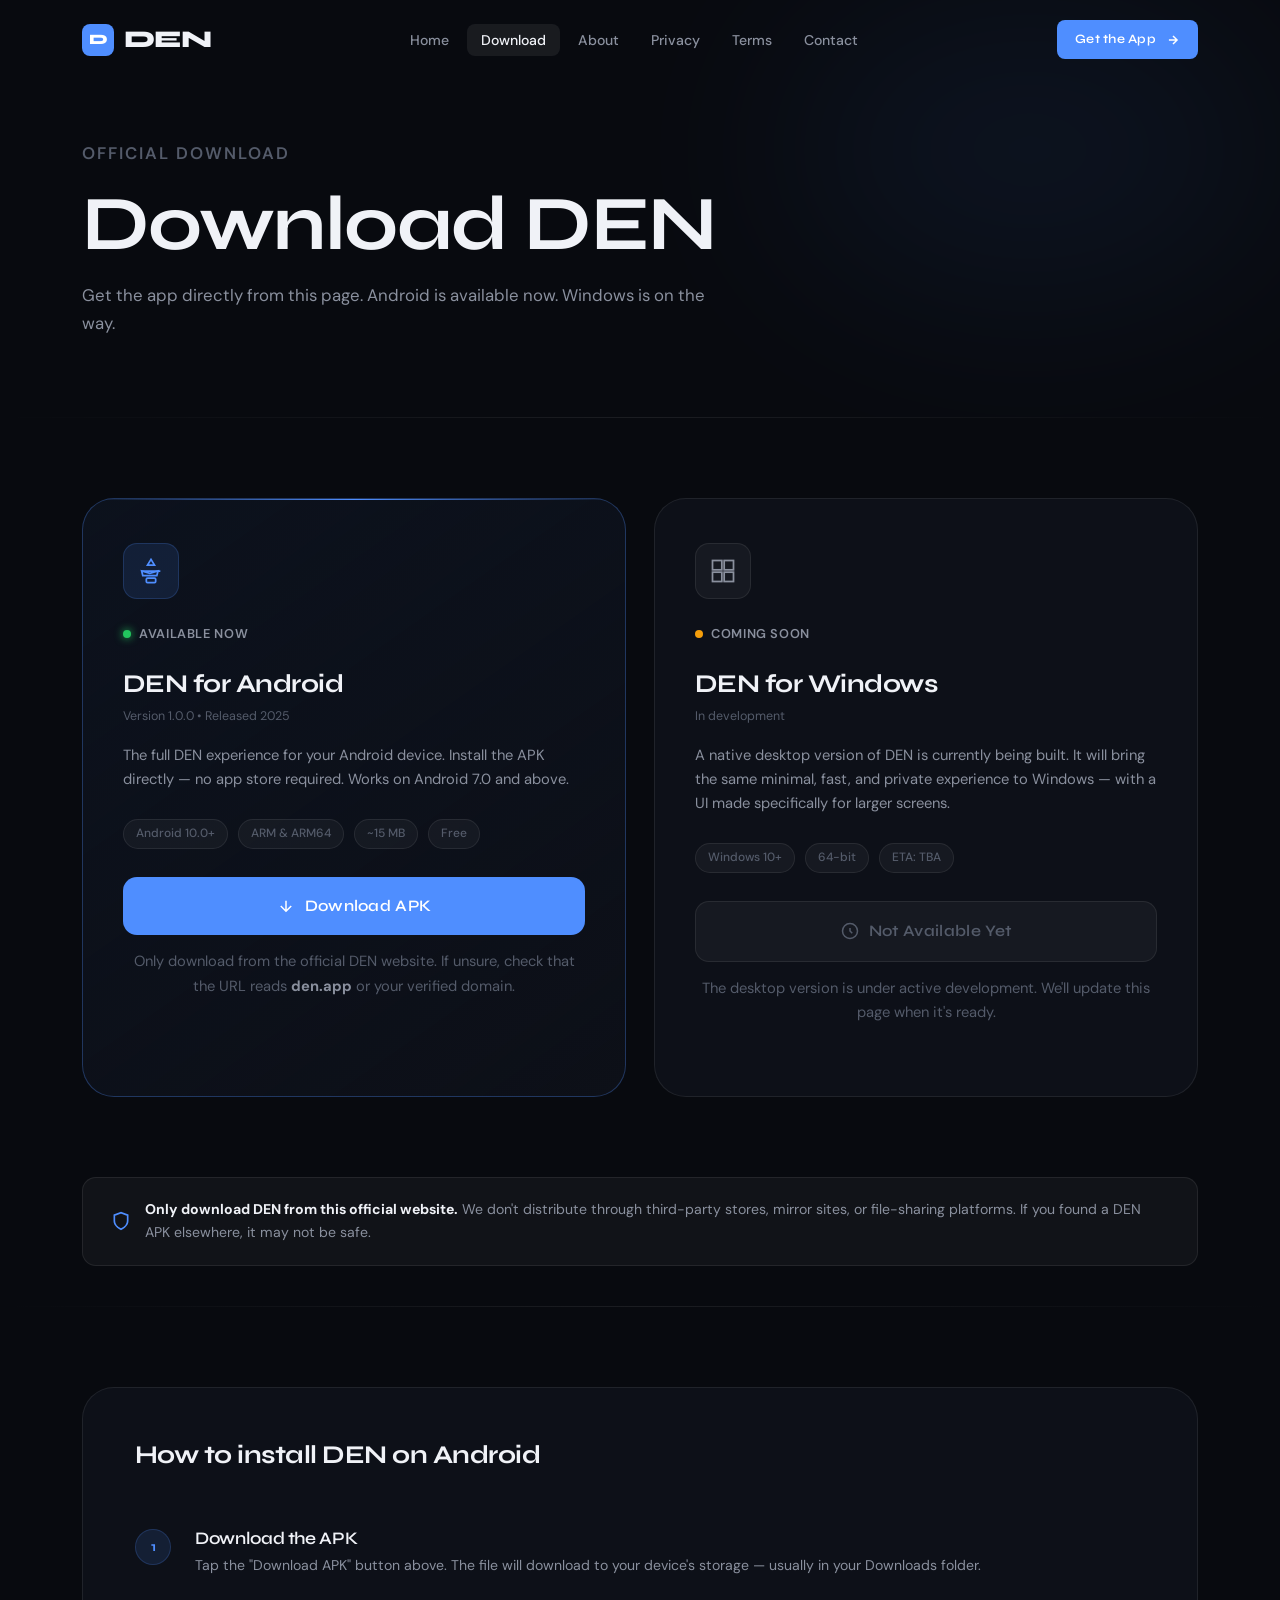
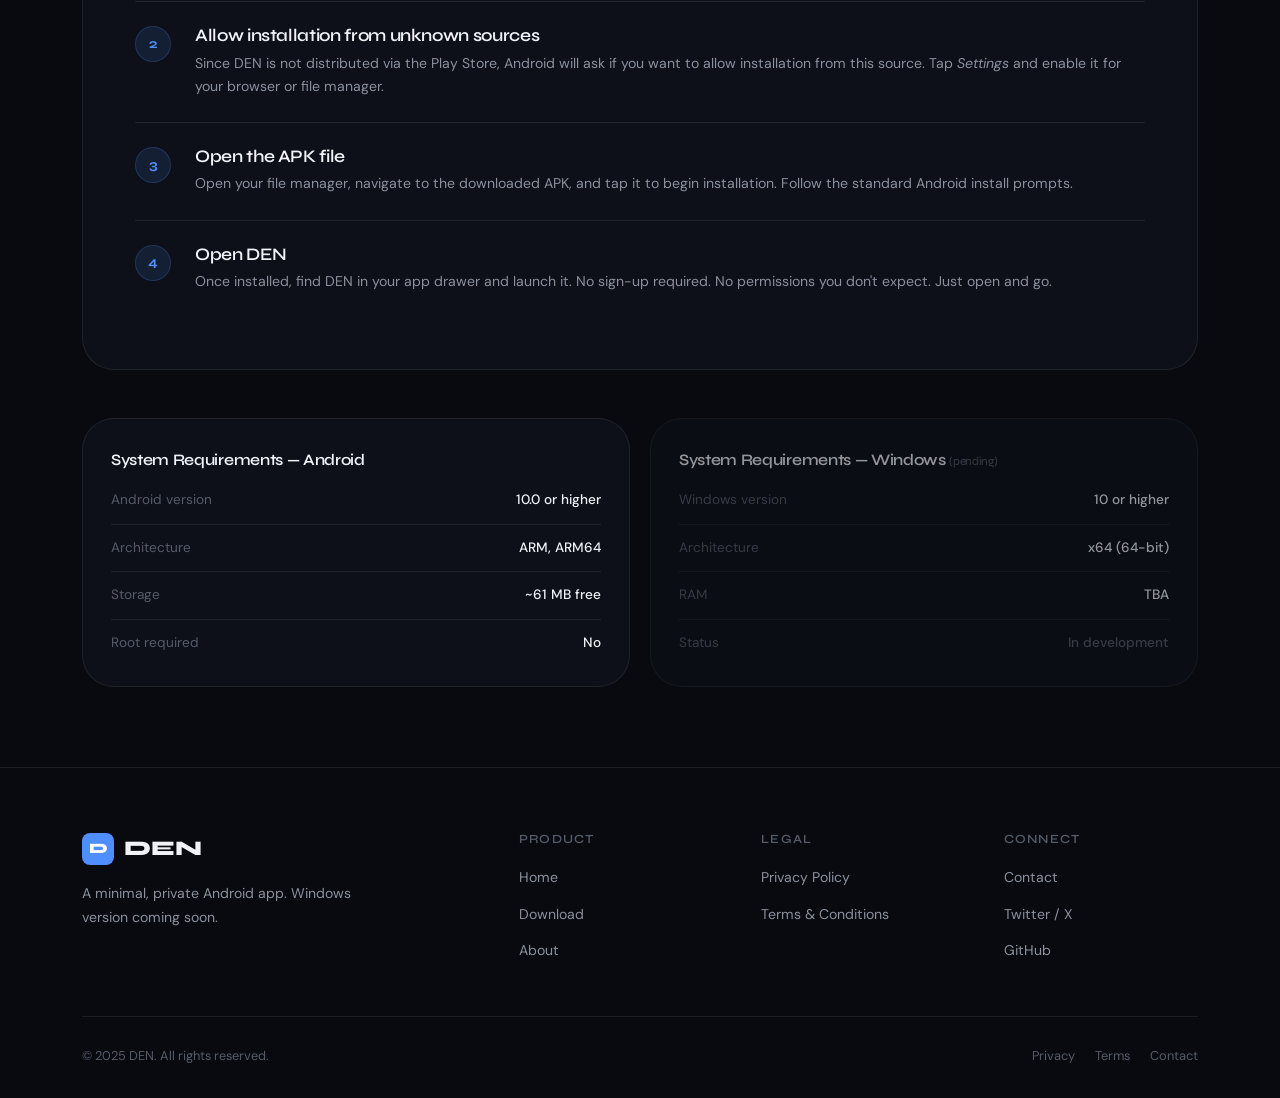
<file: den_site/den-website/download.html>
<!DOCTYPE html>
<html lang="en">
<head>
  <meta charset="UTF-8" />
  <meta name="viewport" content="width=device-width, initial-scale=1.0" />
  <meta name="description" content="Download DEN for Android. The official APK download page." />
  <title>Download — DEN</title>
  <link rel="preconnect" href="https://fonts.googleapis.com" />
  <link rel="preconnect" href="https://fonts.gstatic.com" crossorigin />
  <link rel="stylesheet" href="assets/css/style.css" />
</head>
<body>

  <!-- ── Navbar ── -->
  <nav class="navbar">
    <div class="container">
      <a href="index.html" class="nav-logo">
        <div class="logo-mark">D</div>
        DEN
      </a>
      <ul class="nav-links">
        <li><a href="index.html">Home</a></li>
        <li><a href="download.html">Download</a></li>
        <li><a href="about.html">About</a></li>
        <li><a href="privacy.html">Privacy</a></li>
        <li><a href="terms.html">Terms</a></li>
        <li><a href="contact.html">Contact</a></li>
      </ul>
      <div class="nav-cta">
        <a href="download.html" class="btn btn-primary btn-sm">
          Get the App
          <svg width="14" height="14" viewBox="0 0 24 24" fill="none" stroke="currentColor" stroke-width="2.5"><path d="M5 12h14M12 5l7 7-7 7"/></svg>
        </a>
      </div>
      <button class="nav-hamburger" aria-label="Open menu">
        <span></span><span></span><span></span>
      </button>
    </div>
  </nav>

  <div class="nav-mobile">
    <a href="index.html">Home</a>
    <a href="download.html">Download</a>
    <a href="about.html">About</a>
    <a href="privacy.html">Privacy</a>
    <a href="terms.html">Terms</a>
    <a href="contact.html">Contact</a>
    <div class="nav-mobile-cta">
      <a href="download.html" class="btn btn-primary">Get the App</a>
    </div>
  </div>

  <main>

    <!-- ── Banner ── -->
    <div class="page-banner">
      <div class="page-banner-glow"></div>
      <div class="container">
        <p class="label">Official download</p>
        <h1>Download DEN</h1>
        <p>Get the app directly from this page. Android is available now. Windows is on the way.</p>
      </div>
    </div>

    <div class="divider"></div>

    <!-- ── Download Cards ── -->
    <section style="padding: 80px 0 40px;">
      <div class="container">
        <div class="download-cards">

          <!-- Android Card -->
          <div class="dl-full-card featured reveal">
            <div class="dl-platform-icon" style="color: var(--accent); background: var(--accent-soft); border-color: rgba(79,142,255,0.2);">
              <svg width="28" height="28" viewBox="0 0 24 24" fill="none" stroke="currentColor" stroke-width="1.5"><path d="M5 16l-1-4 7 2 7-2-1 4H5zM12 2l-3 5h6l-3-5z"/><path d="M4 12h16"/><rect x="8" y="18" width="8" height="4" rx="1"/></svg>
            </div>

            <div class="dl-card-status">
              <div class="status-dot green"></div>
              <span class="status-text">Available Now</span>
            </div>

            <h3>DEN for Android</h3>
            <!-- REPLACE: Update version number when releasing new versions -->
            <span class="version">Version 1.0.0 &bull; Released 2025</span>

            <p>The full DEN experience for your Android device. Install the APK directly — no app store required. Works on Android 7.0 and above.</p>

            <div class="dl-card-meta">
              <span class="meta-chip">Android 10.0+</span>
              <span class="meta-chip">ARM &amp; ARM64</span>
              <span class="meta-chip">~15 MB</span>
              <span class="meta-chip">Free</span>
            </div>

            <!--
              REPLACE: Replace the href below with the direct link to your APK file.
              Example: href="assets/downloads/den-v1.0.0.apk"
              Or a hosted link: href="https://yourserver.com/downloads/den-latest.apk"
            -->
            <a href="#" class="btn btn-primary btn-lg">
              <svg width="18" height="18" viewBox="0 0 24 24" fill="none" stroke="currentColor" stroke-width="2"><path d="M12 5v14M5 12l7 7 7-7"/></svg>
              Download APK
            </a>

            <p class="dl-note">Only download from the official DEN website. If unsure, check that the URL reads <strong style="color:var(--text-2);">den.app</strong> or your verified domain.</p>

            <!-- REPLACE: Update release notes link when available -->
            <!-- <p class="dl-note" style="margin-top:8px"><a href="#" style="color:var(--accent)">View release notes →</a></p> -->
          </div>

          <!-- Windows Card -->
          <div class="dl-full-card reveal reveal-delay-2">
            <div class="dl-platform-icon">
              <svg width="28" height="28" viewBox="0 0 24 24" fill="none" stroke="currentColor" stroke-width="1.5"><rect x="3" y="3" width="8" height="8"/><rect x="13" y="3" width="8" height="8"/><rect x="3" y="13" width="8" height="8"/><rect x="13" y="13" width="8" height="8"/></svg>
            </div>

            <div class="dl-card-status">
              <div class="status-dot amber"></div>
              <span class="status-text">Coming Soon</span>
            </div>

            <h3>DEN for Windows</h3>
            <span class="version">In development</span>

            <p>A native desktop version of DEN is currently being built. It will bring the same minimal, fast, and private experience to Windows — with a UI made specifically for larger screens.</p>

            <div class="dl-card-meta">
              <span class="meta-chip">Windows 10+</span>
              <span class="meta-chip">64-bit</span>
              <span class="meta-chip">ETA: TBA</span>
            </div>

            <!-- Disabled — Windows version not yet available -->
            <button class="btn btn-disabled btn-lg" disabled>
              <svg width="18" height="18" viewBox="0 0 24 24" fill="none" stroke="currentColor" stroke-width="2"><circle cx="12" cy="12" r="10"/><path d="M12 8v4l3 3"/></svg>
              Not Available Yet
            </button>

            <p class="dl-note">The desktop version is under active development. We'll update this page when it's ready.</p>
          </div>

        </div>

        <!-- Trust Note -->
        <div class="trust-note reveal">
          <svg width="20" height="20" viewBox="0 0 24 24" fill="none" stroke="currentColor" stroke-width="2"><path d="M12 22s8-4 8-10V5l-8-3-8 3v7c0 6 8 10 8 10z"/></svg>
          <span><strong style="color:var(--text)">Only download DEN from this official website.</strong> We don't distribute through third-party stores, mirror sites, or file-sharing platforms. If you found a DEN APK elsewhere, it may not be safe.</span>
        </div>
      </div>
    </section>

    <div class="divider"></div>

    <!-- ── Install Steps ── -->
    <section style="padding: 80px 0;">
      <div class="container">
        <div class="install-steps reveal">
          <h3>How to install DEN on Android</h3>
          <div class="steps-list">
            <div class="step-item">
              <div class="step-num">1</div>
              <div>
                <h4>Download the APK</h4>
                <p>Tap the "Download APK" button above. The file will download to your device's storage — usually in your Downloads folder.</p>
              </div>
            </div>
            <div class="step-item">
              <div class="step-num">2</div>
              <div>
                <h4>Allow installation from unknown sources</h4>
                <p>Since DEN is not distributed via the Play Store, Android will ask if you want to allow installation from this source. Tap <em>Settings</em> and enable it for your browser or file manager.</p>
              </div>
            </div>
            <div class="step-item">
              <div class="step-num">3</div>
              <div>
                <h4>Open the APK file</h4>
                <p>Open your file manager, navigate to the downloaded APK, and tap it to begin installation. Follow the standard Android install prompts.</p>
              </div>
            </div>
            <div class="step-item">
              <div class="step-num">4</div>
              <div>
                <h4>Open DEN</h4>
                <p>Once installed, find DEN in your app drawer and launch it. No sign-up required. No permissions you don't expect. Just open and go.</p>
              </div>
            </div>
          </div>
        </div>

        <!-- System Requirements -->
        <div style="display:grid; grid-template-columns: 1fr 1fr; gap: 20px;" class="reveal reveal-delay-2">
          <div class="dl-full-card" style="padding: 32px 28px;">
            <h4 style="margin-bottom:20px; font-size:1rem;">System Requirements — Android</h4>
            <div style="display:flex; flex-direction:column; gap:12px;">
              <div style="display:flex; justify-content:space-between; padding-bottom:12px; border-bottom:1px solid var(--border);">
                <span style="font-size:.85rem; color:var(--text-3);">Android version</span>
                <span style="font-size:.85rem; font-weight:500;">10.0 or higher</span>
              </div>
              <div style="display:flex; justify-content:space-between; padding-bottom:12px; border-bottom:1px solid var(--border);">
                <span style="font-size:.85rem; color:var(--text-3);">Architecture</span>
                <span style="font-size:.85rem; font-weight:500;">ARM, ARM64</span>
              </div>
              <div style="display:flex; justify-content:space-between; padding-bottom:12px; border-bottom:1px solid var(--border);">
                <span style="font-size:.85rem; color:var(--text-3);">Storage</span>
                <span style="font-size:.85rem; font-weight:500;">~61 MB free</span>
              </div>
              <div style="display:flex; justify-content:space-between;">
                <span style="font-size:.85rem; color:var(--text-3);">Root required</span>
                <span style="font-size:.85rem; font-weight:500;">No</span>
              </div>
            </div>
          </div>

          <div class="dl-full-card" style="padding: 32px 28px; opacity: 0.6;">
            <h4 style="margin-bottom:20px; font-size:1rem;">System Requirements — Windows <span style="font-size:.75rem; color:var(--text-3); font-weight:400;">(pending)</span></h4>
            <div style="display:flex; flex-direction:column; gap:12px;">
              <div style="display:flex; justify-content:space-between; padding-bottom:12px; border-bottom:1px solid var(--border);">
                <span style="font-size:.85rem; color:var(--text-3);">Windows version</span>
                <span style="font-size:.85rem; font-weight:500;">10 or higher</span>
              </div>
              <div style="display:flex; justify-content:space-between; padding-bottom:12px; border-bottom:1px solid var(--border);">
                <span style="font-size:.85rem; color:var(--text-3);">Architecture</span>
                <span style="font-size:.85rem; font-weight:500;">x64 (64-bit)</span>
              </div>
              <div style="display:flex; justify-content:space-between; padding-bottom:12px; border-bottom:1px solid var(--border);">
                <span style="font-size:.85rem; color:var(--text-3);">RAM</span>
                <span style="font-size:.85rem; font-weight:500;">TBA</span>
              </div>
              <div style="display:flex; justify-content:space-between;">
                <span style="font-size:.85rem; color:var(--text-3);">Status</span>
                <span style="font-size:.85rem; font-weight:500; color:var(--text-3);">In development</span>
              </div>
            </div>
          </div>
        </div>

      </div>
    </section>

  </main>

  <!-- ── Footer ── -->
  <footer>
    <div class="container">
      <div class="footer-grid">
        <div class="footer-brand">
          <div class="footer-brand-logo">
            <div class="logo-mark">D</div>
            DEN
          </div>
          <p>A minimal, private Android app. Windows version coming soon.</p>
        </div>
        <div class="footer-col">
          <h5>Product</h5>
          <ul>
            <li><a href="index.html">Home</a></li>
            <li><a href="download.html">Download</a></li>
            <li><a href="about.html">About</a></li>
          </ul>
        </div>
        <div class="footer-col">
          <h5>Legal</h5>
          <ul>
            <li><a href="privacy.html">Privacy Policy</a></li>
            <li><a href="terms.html">Terms &amp; Conditions</a></li>
          </ul>
        </div>
        <div class="footer-col">
          <h5>Connect</h5>
          <ul>
            <li><a href="contact.html">Contact</a></li>
            <li><a href="#">Twitter / X</a></li>
            <li><a href="#">GitHub</a></li>
          </ul>
        </div>
      </div>
      <div class="footer-bottom">
        <p>&copy; 2025 DEN. All rights reserved.</p>
        <div class="footer-bottom-links">
          <a href="privacy.html">Privacy</a>
          <a href="terms.html">Terms</a>
          <a href="contact.html">Contact</a>
        </div>
      </div>
    </div>
  </footer>

  <script src="assets/js/script.js"></script>
</body>
</html>
</file>
<file: den_site/den-website/assets/css/style.css>
/* ============================================
   DEN — Global Stylesheet
   ============================================ */

@import url('https://fonts.googleapis.com/css2?family=Syne:wght@400;500;600;700;800&family=DM+Sans:ital,opsz,wght@0,9..40,300;0,9..40,400;0,9..40,500;1,9..40,300&display=swap');

/* ── Variables ── */
:root {
  --bg:          #080a0f;
  --bg-2:        #0d1018;
  --bg-3:        #111520;
  --surface:     rgba(255,255,255,0.04);
  --surface-2:   rgba(255,255,255,0.07);
  --border:      rgba(255,255,255,0.08);
  --border-2:    rgba(255,255,255,0.14);

  --text:        #f0f2f7;
  --text-2:      #8a909e;
  --text-3:      #545b6a;

  --accent:      #4f8eff;
  --accent-soft: rgba(79,142,255,0.12);
  --accent-glow: rgba(79,142,255,0.25);
  --accent-2:    #a78bfa;

  --radius-sm:   8px;
  --radius:      14px;
  --radius-lg:   22px;
  --radius-xl:   32px;

  --font-display: 'Syne', sans-serif;
  --font-body:    'DM Sans', sans-serif;

  --transition:  0.22s cubic-bezier(0.4,0,0.2,1);
  --shadow:      0 4px 24px rgba(0,0,0,0.5);
  --shadow-lg:   0 12px 60px rgba(0,0,0,0.7);
}

/* ── Reset ── */
*, *::before, *::after { box-sizing: border-box; margin: 0; padding: 0; }

html {
  scroll-behavior: smooth;
  -webkit-font-smoothing: antialiased;
}

body {
  font-family: var(--font-body);
  background: var(--bg);
  color: var(--text);
  line-height: 1.65;
  overflow-x: hidden;
}

img { display: block; max-width: 100%; }
a { color: inherit; text-decoration: none; }
button { cursor: pointer; border: none; background: none; font: inherit; }
ul { list-style: none; }

/* ── Scrollbar ── */
::-webkit-scrollbar { width: 6px; }
::-webkit-scrollbar-track { background: var(--bg); }
::-webkit-scrollbar-thumb { background: var(--border-2); border-radius: 99px; }

/* ── Selection ── */
::selection { background: var(--accent-soft); color: var(--text); }

/* ── Typography ── */
h1, h2, h3, h4, h5 {
  font-family: var(--font-display);
  font-weight: 700;
  line-height: 1.15;
  letter-spacing: -0.02em;
}

h1 { font-size: clamp(2.6rem, 6vw, 5rem); }
h2 { font-size: clamp(2rem, 4vw, 3.2rem); }
h3 { font-size: clamp(1.25rem, 2.5vw, 1.6rem); }
h4 { font-size: 1.1rem; font-weight: 600; }

p { color: var(--text-2); max-width: 60ch; }

/* ── Layout ── */
.container {
  width: 100%;
  max-width: 1180px;
  margin: 0 auto;
  padding: 0 32px;
}

section { padding: 100px 0; }

/* ── Utilities ── */
.tag {
  display: inline-flex;
  align-items: center;
  gap: 6px;
  font-size: 0.72rem;
  font-weight: 600;
  letter-spacing: 0.1em;
  text-transform: uppercase;
  color: var(--accent);
  background: var(--accent-soft);
  border: 1px solid rgba(79,142,255,0.2);
  padding: 5px 12px;
  border-radius: 99px;
}

.tag-dot {
  width: 6px;
  height: 6px;
  background: var(--accent);
  border-radius: 50%;
  animation: pulse 2s ease infinite;
}

@keyframes pulse {
  0%, 100% { opacity: 1; transform: scale(1); }
  50% { opacity: 0.5; transform: scale(0.7); }
}

.label {
  font-size: 0.72rem;
  font-weight: 600;
  letter-spacing: 0.12em;
  text-transform: uppercase;
  color: var(--text-3);
}

.section-head {
  margin-bottom: 64px;
}

.section-head .label {
  margin-bottom: 14px;
}

.section-head h2 {
  margin-bottom: 16px;
}

.section-head p {
  font-size: 1.05rem;
}

/* ── Divider ── */
.divider {
  height: 1px;
  background: linear-gradient(90deg, transparent, var(--border), transparent);
  margin: 0;
}

/* ── Buttons ── */
.btn {
  display: inline-flex;
  align-items: center;
  gap: 10px;
  font-family: var(--font-display);
  font-size: 0.9rem;
  font-weight: 600;
  letter-spacing: 0.02em;
  padding: 13px 26px;
  border-radius: var(--radius);
  transition: var(--transition);
  position: relative;
  overflow: hidden;
  white-space: nowrap;
}

.btn::before {
  content: '';
  position: absolute;
  inset: 0;
  opacity: 0;
  transition: opacity var(--transition);
}

.btn-primary {
  background: var(--accent);
  color: #fff;
  box-shadow: 0 0 0 0 var(--accent-glow);
}

.btn-primary::before {
  background: rgba(255,255,255,0.12);
}

.btn-primary:hover {
  transform: translateY(-2px);
  box-shadow: 0 8px 32px var(--accent-glow);
}

.btn-primary:hover::before { opacity: 1; }

.btn-primary:active { transform: translateY(0); }

.btn-ghost {
  background: var(--surface);
  color: var(--text);
  border: 1px solid var(--border);
}

.btn-ghost::before {
  background: var(--surface-2);
}

.btn-ghost:hover {
  border-color: var(--border-2);
  transform: translateY(-1px);
}

.btn-ghost:hover::before { opacity: 1; }

.btn-disabled {
  background: var(--surface);
  color: var(--text-3);
  border: 1px solid var(--border);
  cursor: not-allowed;
  pointer-events: none;
}

.btn-lg {
  font-size: 1rem;
  padding: 16px 34px;
  border-radius: var(--radius);
}

.btn-sm {
  font-size: 0.8rem;
  padding: 9px 18px;
  border-radius: var(--radius-sm);
}

/* ── Icon in button ── */
.btn svg {
  flex-shrink: 0;
  transition: transform var(--transition);
}
.btn:hover svg { transform: translateX(2px); }

/* ── Navbar ── */
.navbar {
  position: fixed;
  top: 0;
  left: 0;
  right: 0;
  z-index: 1000;
  padding: 20px 0;
  transition: background var(--transition), padding var(--transition), box-shadow var(--transition);
}

.navbar.scrolled {
  padding: 14px 0;
  background: rgba(8,10,15,0.85);
  backdrop-filter: blur(20px);
  -webkit-backdrop-filter: blur(20px);
  border-bottom: 1px solid var(--border);
  box-shadow: 0 4px 40px rgba(0,0,0,0.4);
}

.navbar .container {
  display: flex;
  align-items: center;
  justify-content: space-between;
}

.nav-logo {
  font-family: var(--font-display);
  font-size: 1.5rem;
  font-weight: 800;
  letter-spacing: -0.03em;
  color: var(--text);
  display: flex;
  align-items: center;
  gap: 10px;
  transition: opacity var(--transition);
}

.nav-logo:hover { opacity: 0.8; }

.logo-mark {
  width: 32px;
  height: 32px;
  background: var(--accent);
  border-radius: 8px;
  display: flex;
  align-items: center;
  justify-content: center;
  font-size: 0.9rem;
  font-weight: 800;
  color: #fff;
}

.nav-links {
  display: flex;
  align-items: center;
  gap: 4px;
}

.nav-links a {
  font-size: 0.88rem;
  font-weight: 500;
  color: var(--text-2);
  padding: 7px 14px;
  border-radius: var(--radius-sm);
  transition: var(--transition);
  position: relative;
}

.nav-links a:hover {
  color: var(--text);
  background: var(--surface);
}

.nav-links a.active {
  color: var(--text);
  background: var(--surface-2);
}

.nav-cta {
  display: flex;
  align-items: center;
  gap: 10px;
}

/* Hamburger */
.nav-hamburger {
  display: none;
  flex-direction: column;
  gap: 5px;
  padding: 8px;
  border-radius: var(--radius-sm);
  cursor: pointer;
  transition: background var(--transition);
}

.nav-hamburger:hover { background: var(--surface); }

.nav-hamburger span {
  display: block;
  width: 22px;
  height: 2px;
  background: var(--text);
  border-radius: 2px;
  transition: var(--transition);
}

.nav-hamburger.open span:nth-child(1) {
  transform: translateY(7px) rotate(45deg);
}
.nav-hamburger.open span:nth-child(2) { opacity: 0; transform: scaleX(0); }
.nav-hamburger.open span:nth-child(3) {
  transform: translateY(-7px) rotate(-45deg);
}

/* Mobile menu */
.nav-mobile {
  display: none;
  position: fixed;
  top: 0;
  left: 0;
  right: 0;
  bottom: 0;
  background: rgba(8,10,15,0.97);
  backdrop-filter: blur(24px);
  z-index: 999;
  flex-direction: column;
  align-items: center;
  justify-content: center;
  gap: 12px;
  opacity: 0;
  pointer-events: none;
  transition: opacity 0.3s ease;
}

.nav-mobile.open {
  display: flex;
  opacity: 1;
  pointer-events: all;
}

.nav-mobile a {
  font-family: var(--font-display);
  font-size: 2rem;
  font-weight: 700;
  color: var(--text-2);
  transition: var(--transition);
}

.nav-mobile a:hover,
.nav-mobile a.active { color: var(--text); }

.nav-mobile .nav-mobile-cta {
  margin-top: 24px;
}

/* ── Hero ── */
.hero {
  min-height: 100vh;
  display: flex;
  align-items: center;
  padding-top: 100px;
  position: relative;
  overflow: hidden;
}

.hero-bg {
  position: absolute;
  inset: 0;
  pointer-events: none;
}

.hero-glow {
  position: absolute;
  width: 700px;
  height: 700px;
  border-radius: 50%;
  filter: blur(120px);
  opacity: 0.12;
}

.hero-glow-1 {
  background: var(--accent);
  top: -100px;
  right: -100px;
}

.hero-glow-2 {
  background: var(--accent-2);
  bottom: -200px;
  left: -200px;
  opacity: 0.08;
}

.hero-grid {
  display: grid;
  grid-template-columns: 1fr 1fr;
  align-items: center;
  gap: 80px;
  position: relative;
  z-index: 1;
}

.hero-content {
  display: flex;
  flex-direction: column;
  gap: 24px;
}

.hero-badge {
  align-self: flex-start;
}

.hero-title {
  font-size: clamp(3rem, 6.5vw, 5.4rem);
  line-height: 1.05;
  letter-spacing: -0.03em;
}

.hero-title span {
  background: linear-gradient(135deg, var(--accent) 0%, var(--accent-2) 100%);
  -webkit-background-clip: text;
  -webkit-text-fill-color: transparent;
  background-clip: text;
}

.hero-sub {
  font-size: clamp(1rem, 2vw, 1.2rem);
  color: var(--text-2);
  max-width: 50ch;
  line-height: 1.7;
}

.hero-actions {
  display: flex;
  align-items: center;
  gap: 14px;
  flex-wrap: wrap;
}

.hero-note {
  font-size: 0.78rem;
  color: var(--text-3);
  margin-top: 4px;
}

/* Hero visual */
.hero-visual {
  position: relative;
  display: flex;
  align-items: center;
  justify-content: center;
}

.hero-device {
  position: relative;
  width: 280px;
  margin: 0 auto;
}

.device-frame {
  background: linear-gradient(145deg, #1a1e2e 0%, #0d111c 100%);
  border: 1px solid var(--border-2);
  border-radius: 36px;
  padding: 20px 16px;
  box-shadow: 0 40px 100px rgba(0,0,0,0.7), inset 0 1px 0 rgba(255,255,255,0.06);
  position: relative;
  overflow: hidden;
}

.device-frame::before {
  content: '';
  position: absolute;
  top: 0; left: 0; right: 0;
  height: 1px;
  background: linear-gradient(90deg, transparent, rgba(255,255,255,0.1), transparent);
}

.device-notch {
  width: 80px;
  height: 24px;
  background: #080a0f;
  border-radius: 0 0 16px 16px;
  margin: 0 auto 20px;
}

.device-screen {
  background: var(--bg-3);
  border-radius: 20px;
  overflow: hidden;
  aspect-ratio: 9/16;
  max-height: 440px;
  display: flex;
  flex-direction: column;
  gap: 0;
}

.screen-header {
  padding: 16px 16px 12px;
  border-bottom: 1px solid var(--border);
  display: flex;
  align-items: center;
  justify-content: space-between;
}

.screen-logo {
  font-family: var(--font-display);
  font-size: 1rem;
  font-weight: 800;
  color: var(--text);
}

.screen-dots {
  display: flex;
  gap: 4px;
}

.screen-dots span {
  width: 6px;
  height: 6px;
  background: var(--border-2);
  border-radius: 50%;
}

.screen-body {
  flex: 1;
  padding: 16px;
  display: flex;
  flex-direction: column;
  gap: 10px;
  overflow: hidden;
}

.screen-card {
  background: var(--surface);
  border: 1px solid var(--border);
  border-radius: 12px;
  padding: 14px;
}

.screen-card-title {
  font-size: 0.65rem;
  color: var(--text-3);
  margin-bottom: 6px;
  font-weight: 500;
}

.screen-card-val {
  font-family: var(--font-display);
  font-size: 1.3rem;
  font-weight: 700;
  color: var(--text);
}

.screen-list {
  display: flex;
  flex-direction: column;
  gap: 8px;
}

.screen-item {
  display: flex;
  align-items: center;
  gap: 10px;
  padding: 10px 12px;
  background: var(--surface);
  border-radius: 10px;
  border: 1px solid var(--border);
}

.screen-item-dot {
  width: 8px;
  height: 8px;
  border-radius: 50%;
  flex-shrink: 0;
}

.screen-item-text {
  font-size: 0.62rem;
  color: var(--text-2);
  font-weight: 500;
  line-height: 1.3;
}

.hero-device-glow {
  position: absolute;
  width: 400px;
  height: 400px;
  background: var(--accent);
  border-radius: 50%;
  filter: blur(100px);
  opacity: 0.08;
  top: 50%;
  left: 50%;
  transform: translate(-50%, -50%);
  z-index: -1;
}

.hero-float-tag {
  position: absolute;
  background: var(--bg-3);
  border: 1px solid var(--border-2);
  border-radius: var(--radius);
  padding: 10px 16px;
  display: flex;
  align-items: center;
  gap: 8px;
  font-size: 0.75rem;
  font-weight: 500;
  color: var(--text-2);
  box-shadow: var(--shadow);
  animation: float 5s ease-in-out infinite;
}

@keyframes float {
  0%, 100% { transform: translateY(0); }
  50% { transform: translateY(-10px); }
}

.hero-float-tag-1 { top: 10%; right: -30px; animation-delay: 0s; }
.hero-float-tag-2 { bottom: 15%; left: -40px; animation-delay: 2.5s; }

.float-icon {
  width: 24px;
  height: 24px;
  background: var(--accent-soft);
  border-radius: 6px;
  display: flex;
  align-items: center;
  justify-content: center;
  color: var(--accent);
}

/* ── Features ── */
.features {
  background: var(--bg-2);
  position: relative;
}

.features-grid {
  display: grid;
  grid-template-columns: repeat(3, 1fr);
  gap: 20px;
}

.feature-card {
  background: var(--surface);
  border: 1px solid var(--border);
  border-radius: var(--radius-lg);
  padding: 36px 30px;
  transition: var(--transition);
  position: relative;
  overflow: hidden;
}

.feature-card::before {
  content: '';
  position: absolute;
  inset: 0;
  background: linear-gradient(135deg, var(--accent-soft) 0%, transparent 60%);
  opacity: 0;
  transition: opacity var(--transition);
  border-radius: inherit;
}

.feature-card:hover {
  border-color: var(--border-2);
  transform: translateY(-4px);
  box-shadow: 0 20px 60px rgba(0,0,0,0.5);
}

.feature-card:hover::before { opacity: 1; }

.feature-icon {
  width: 48px;
  height: 48px;
  background: var(--accent-soft);
  border: 1px solid rgba(79,142,255,0.2);
  border-radius: var(--radius);
  display: flex;
  align-items: center;
  justify-content: center;
  color: var(--accent);
  margin-bottom: 24px;
  position: relative;
  z-index: 1;
}

.feature-card h3 {
  font-size: 1.15rem;
  margin-bottom: 10px;
  position: relative;
  z-index: 1;
}

.feature-card p {
  font-size: 0.9rem;
  line-height: 1.7;
  position: relative;
  z-index: 1;
}

/* ── Philosophy ── */
.philosophy {
  position: relative;
}

.philosophy-inner {
  display: grid;
  grid-template-columns: 1fr 1fr;
  gap: 80px;
  align-items: center;
}

.philosophy-visual {
  position: relative;
}

.phil-box {
  background: var(--bg-2);
  border: 1px solid var(--border);
  border-radius: var(--radius-xl);
  padding: 48px;
  position: relative;
  overflow: hidden;
}

.phil-box::after {
  content: 'DEN';
  position: absolute;
  bottom: -30px;
  right: -10px;
  font-family: var(--font-display);
  font-size: 9rem;
  font-weight: 800;
  color: rgba(255,255,255,0.02);
  letter-spacing: -0.05em;
  pointer-events: none;
  line-height: 1;
}

.phil-stats {
  display: grid;
  grid-template-columns: 1fr 1fr;
  gap: 20px;
}

.phil-stat {
  display: flex;
  flex-direction: column;
  gap: 4px;
}

.phil-stat-num {
  font-family: var(--font-display);
  font-size: 2.4rem;
  font-weight: 800;
  background: linear-gradient(135deg, var(--text) 0%, var(--text-2) 100%);
  -webkit-background-clip: text;
  -webkit-text-fill-color: transparent;
  background-clip: text;
  letter-spacing: -0.04em;
}

.phil-stat-label {
  font-size: 0.8rem;
  color: var(--text-3);
  font-weight: 500;
}

.philosophy-content {
  display: flex;
  flex-direction: column;
  gap: 32px;
}

.philosophy-content p {
  font-size: 1.05rem;
  line-height: 1.8;
}

.philosophy-points {
  display: flex;
  flex-direction: column;
  gap: 16px;
}

.phil-point {
  display: flex;
  align-items: flex-start;
  gap: 14px;
  padding: 18px 20px;
  background: var(--surface);
  border: 1px solid var(--border);
  border-radius: var(--radius);
  transition: var(--transition);
}

.phil-point:hover {
  border-color: var(--border-2);
  background: var(--surface-2);
}

.phil-point-icon {
  color: var(--accent);
  margin-top: 2px;
  flex-shrink: 0;
}

.phil-point h4 {
  margin-bottom: 4px;
  font-size: 0.95rem;
}

.phil-point p {
  font-size: 0.85rem;
  max-width: none;
}

/* ── Download preview ── */
.download-preview {
  background: var(--bg-2);
  position: relative;
  overflow: hidden;
}

.dl-preview-grid {
  display: grid;
  grid-template-columns: 1fr 1fr;
  gap: 80px;
  align-items: center;
}

.dl-card {
  background: var(--bg-3);
  border: 1px solid var(--border);
  border-radius: var(--radius-xl);
  padding: 40px;
  position: relative;
  overflow: hidden;
  transition: var(--transition);
}

.dl-card:hover {
  border-color: var(--border-2);
}

.dl-card-status {
  display: flex;
  align-items: center;
  gap: 8px;
  margin-bottom: 24px;
}

.status-dot {
  width: 8px;
  height: 8px;
  border-radius: 50%;
}

.status-dot.green { background: #22c55e; box-shadow: 0 0 8px #22c55e; animation: pulse 2s ease infinite; }
.status-dot.amber { background: #f59e0b; }

.status-text {
  font-size: 0.8rem;
  font-weight: 600;
  letter-spacing: 0.05em;
  text-transform: uppercase;
  color: var(--text-2);
}

.dl-card h3 {
  margin-bottom: 10px;
}

.dl-card p {
  font-size: 0.9rem;
  margin-bottom: 28px;
}

.dl-card-meta {
  display: flex;
  flex-wrap: wrap;
  gap: 10px;
  margin-bottom: 28px;
}

.meta-chip {
  font-size: 0.75rem;
  background: var(--surface);
  border: 1px solid var(--border);
  border-radius: 99px;
  padding: 4px 12px;
  color: var(--text-3);
  font-weight: 500;
}

/* ── Windows Coming Soon ── */
.windows-section {
  position: relative;
  overflow: hidden;
}

.windows-inner {
  background: linear-gradient(135deg, var(--bg-2) 0%, rgba(79,142,255,0.04) 100%);
  border: 1px solid var(--border);
  border-radius: var(--radius-xl);
  padding: 80px 60px;
  text-align: center;
  position: relative;
  overflow: hidden;
}

.windows-inner::before {
  content: '';
  position: absolute;
  top: -50%;
  left: 50%;
  transform: translateX(-50%);
  width: 600px;
  height: 300px;
  background: var(--accent);
  border-radius: 50%;
  filter: blur(80px);
  opacity: 0.04;
}

.windows-icon {
  width: 64px;
  height: 64px;
  background: var(--surface);
  border: 1px solid var(--border-2);
  border-radius: var(--radius);
  display: flex;
  align-items: center;
  justify-content: center;
  margin: 0 auto 28px;
  color: var(--text-2);
}

.windows-inner h2 {
  margin-bottom: 14px;
}

.windows-inner p {
  margin: 0 auto 36px;
  max-width: 48ch;
  font-size: 1rem;
}

.windows-coming {
  display: inline-flex;
  align-items: center;
  gap: 8px;
  background: var(--surface);
  border: 1px solid var(--border-2);
  border-radius: var(--radius);
  padding: 14px 28px;
  font-family: var(--font-display);
  font-size: 0.9rem;
  font-weight: 600;
  color: var(--text-3);
}

/* ── Trust / FAQ ── */
.trust {
  background: var(--bg-2);
}

.trust-grid {
  display: grid;
  grid-template-columns: repeat(4, 1fr);
  gap: 20px;
}

.trust-item {
  padding: 28px 24px;
  background: var(--surface);
  border: 1px solid var(--border);
  border-radius: var(--radius-lg);
  text-align: center;
  transition: var(--transition);
}

.trust-item:hover {
  border-color: var(--border-2);
  transform: translateY(-3px);
}

.trust-item .trust-icon {
  width: 40px;
  height: 40px;
  background: var(--accent-soft);
  border-radius: var(--radius-sm);
  display: flex;
  align-items: center;
  justify-content: center;
  margin: 0 auto 16px;
  color: var(--accent);
}

.trust-item h4 { font-size: 0.95rem; margin-bottom: 6px; }
.trust-item p { font-size: 0.82rem; max-width: none; }

/* ── Page Banner (inner pages) ── */
.page-banner {
  padding: 140px 0 80px;
  background: var(--bg);
  position: relative;
  overflow: hidden;
}

.page-banner-glow {
  position: absolute;
  width: 500px;
  height: 300px;
  background: var(--accent);
  border-radius: 50%;
  filter: blur(100px);
  opacity: 0.07;
  top: 0;
  right: 0;
}

.page-banner .label {
  margin-bottom: 12px;
}

.page-banner h1 {
  margin-bottom: 14px;
}

.page-banner p {
  font-size: 1.05rem;
  max-width: 52ch;
}

/* ── Download page ── */
.download-cards {
  display: grid;
  grid-template-columns: 1fr 1fr;
  gap: 28px;
  margin-bottom: 80px;
}

.dl-full-card {
  background: var(--bg-2);
  border: 1px solid var(--border);
  border-radius: var(--radius-xl);
  padding: 44px 40px;
  position: relative;
  overflow: hidden;
  transition: var(--transition);
}

.dl-full-card.featured {
  border-color: rgba(79,142,255,0.3);
  background: linear-gradient(145deg, rgba(79,142,255,0.06) 0%, var(--bg-2) 100%);
}

.dl-full-card.featured::after {
  content: '';
  position: absolute;
  top: 0; left: 0; right: 0;
  height: 1px;
  background: linear-gradient(90deg, transparent, var(--accent), transparent);
}

.dl-full-card:hover {
  border-color: var(--border-2);
}

.dl-platform-icon {
  width: 56px;
  height: 56px;
  border-radius: var(--radius);
  background: var(--surface);
  border: 1px solid var(--border);
  display: flex;
  align-items: center;
  justify-content: center;
  margin-bottom: 24px;
  color: var(--text-2);
}

.dl-full-card h3 {
  margin-bottom: 8px;
}

.dl-full-card .version {
  font-size: 0.78rem;
  color: var(--text-3);
  margin-bottom: 16px;
  display: block;
}

.dl-full-card > p {
  font-size: 0.92rem;
  margin-bottom: 28px;
  max-width: none;
}

.dl-full-card .btn {
  width: 100%;
  justify-content: center;
  margin-bottom: 14px;
}

.dl-note {
  font-size: 0.78rem;
  color: var(--text-3);
  text-align: center;
}

.install-steps {
  background: var(--bg-2);
  border: 1px solid var(--border);
  border-radius: var(--radius-xl);
  padding: 52px;
  margin-bottom: 48px;
}

.install-steps h3 {
  margin-bottom: 36px;
}

.steps-list {
  display: flex;
  flex-direction: column;
  gap: 0;
  counter-reset: steps;
}

.step-item {
  display: flex;
  gap: 24px;
  align-items: flex-start;
  padding: 24px 0;
  border-bottom: 1px solid var(--border);
  counter-increment: steps;
}

.step-item:last-child { border-bottom: none; }

.step-num {
  width: 36px;
  height: 36px;
  background: var(--accent-soft);
  border: 1px solid rgba(79,142,255,0.2);
  border-radius: 50%;
  display: flex;
  align-items: center;
  justify-content: center;
  font-family: var(--font-display);
  font-size: 0.85rem;
  font-weight: 700;
  color: var(--accent);
  flex-shrink: 0;
}

.step-item h4 { margin-bottom: 5px; }
.step-item p { font-size: 0.88rem; max-width: none; }

.trust-note {
  display: flex;
  align-items: center;
  gap: 14px;
  padding: 20px 28px;
  background: var(--surface);
  border: 1px solid var(--border);
  border-radius: var(--radius);
  font-size: 0.88rem;
  color: var(--text-2);
}

.trust-note svg { color: var(--accent); flex-shrink: 0; }

/* ── About page ── */
.about-intro {
  display: grid;
  grid-template-columns: 1fr 1fr;
  gap: 80px;
  align-items: center;
  padding: 80px 0 100px;
}

.about-stat-row {
  display: flex;
  gap: 40px;
  margin-top: 36px;
}

.about-stat {
  display: flex;
  flex-direction: column;
  gap: 4px;
}

.about-stat-val {
  font-family: var(--font-display);
  font-size: 2rem;
  font-weight: 800;
  color: var(--text);
  letter-spacing: -0.04em;
}

.about-stat-lbl {
  font-size: 0.78rem;
  color: var(--text-3);
  font-weight: 500;
}

.about-story {
  background: var(--bg-2);
  padding: 100px 0;
}

.story-inner {
  max-width: 780px;
}

.story-inner h2 { margin-bottom: 28px; }
.story-inner p {
  font-size: 1.05rem;
  margin-bottom: 20px;
  max-width: none;
}

.about-values {
  padding: 100px 0;
}

.values-grid {
  display: grid;
  grid-template-columns: repeat(3, 1fr);
  gap: 24px;
}

.value-card {
  background: var(--bg-2);
  border: 1px solid var(--border);
  border-radius: var(--radius-lg);
  padding: 36px 30px;
  transition: var(--transition);
}

.value-card:hover {
  border-color: var(--border-2);
  transform: translateY(-4px);
}

.value-num {
  font-family: var(--font-display);
  font-size: 3rem;
  font-weight: 800;
  color: rgba(79,142,255,0.15);
  line-height: 1;
  margin-bottom: 20px;
  letter-spacing: -0.04em;
}

.value-card h3 { margin-bottom: 10px; font-size: 1.1rem; }
.value-card p { font-size: 0.9rem; max-width: none; }

.about-vision {
  background: var(--bg-2);
  padding: 100px 0;
}

.vision-inner {
  background: linear-gradient(135deg, rgba(79,142,255,0.07) 0%, var(--bg-3) 100%);
  border: 1px solid var(--border);
  border-radius: var(--radius-xl);
  padding: 64px;
  position: relative;
  overflow: hidden;
}

.vision-inner::after {
  content: '';
  position: absolute;
  top: 0; left: 0; right: 0;
  height: 2px;
  background: linear-gradient(90deg, transparent, var(--accent) 40%, var(--accent-2) 60%, transparent);
}

.vision-inner h2 { margin-bottom: 20px; }
.vision-inner p { font-size: 1.05rem; margin-bottom: 16px; max-width: none; }
.vision-inner p:last-of-type { margin-bottom: 32px; }

/* ── Legal pages (Privacy, Terms) ── */
.legal-page {
  padding: 40px 0 100px;
}

.legal-content {
  max-width: 820px;
}

.legal-content h2 {
  font-size: 1.6rem;
  margin-top: 52px;
  margin-bottom: 16px;
  padding-top: 52px;
  border-top: 1px solid var(--border);
}

.legal-content h2:first-of-type {
  margin-top: 0;
  padding-top: 0;
  border-top: none;
}

.legal-content h3 {
  font-size: 1.05rem;
  margin-top: 28px;
  margin-bottom: 10px;
  color: var(--text);
}

.legal-content p {
  font-size: 0.95rem;
  line-height: 1.8;
  margin-bottom: 14px;
  max-width: none;
}

.legal-content ul {
  margin: 14px 0;
  padding-left: 20px;
  list-style: disc;
  display: flex;
  flex-direction: column;
  gap: 8px;
}

.legal-content ul li {
  font-size: 0.95rem;
  color: var(--text-2);
  line-height: 1.7;
}

.legal-updated {
  display: inline-flex;
  align-items: center;
  gap: 8px;
  font-size: 0.8rem;
  color: var(--text-3);
  background: var(--surface);
  border: 1px solid var(--border);
  border-radius: 99px;
  padding: 6px 14px;
  margin-bottom: 52px;
}

/* ── Contact page ── */
.contact-grid {
  display: grid;
  grid-template-columns: 5fr 7fr;
  gap: 60px;
  align-items: start;
  padding-bottom: 100px;
}

.contact-info {
  display: flex;
  flex-direction: column;
  gap: 32px;
}

.contact-info h2 { margin-bottom: 10px; }
.contact-info > p {
  font-size: 1rem;
  max-width: none;
}

.contact-methods {
  display: flex;
  flex-direction: column;
  gap: 16px;
}

.contact-method {
  display: flex;
  align-items: center;
  gap: 16px;
  padding: 18px 20px;
  background: var(--surface);
  border: 1px solid var(--border);
  border-radius: var(--radius);
  transition: var(--transition);
  text-decoration: none;
}

.contact-method:hover {
  border-color: var(--border-2);
  background: var(--surface-2);
}

.contact-method-icon {
  width: 40px;
  height: 40px;
  background: var(--accent-soft);
  border-radius: var(--radius-sm);
  display: flex;
  align-items: center;
  justify-content: center;
  color: var(--accent);
  flex-shrink: 0;
}

.contact-method-label {
  font-size: 0.75rem;
  color: var(--text-3);
  font-weight: 500;
  margin-bottom: 2px;
}

.contact-method-val {
  font-size: 0.9rem;
  font-weight: 500;
  color: var(--text);
}

.contact-socials h4 { margin-bottom: 14px; }

.social-links {
  display: flex;
  gap: 10px;
}

.social-link {
  width: 40px;
  height: 40px;
  background: var(--surface);
  border: 1px solid var(--border);
  border-radius: var(--radius-sm);
  display: flex;
  align-items: center;
  justify-content: center;
  color: var(--text-3);
  transition: var(--transition);
}

.social-link:hover {
  background: var(--surface-2);
  border-color: var(--border-2);
  color: var(--text);
}

/* Contact form */
.contact-form-wrap {
  background: var(--bg-2);
  border: 1px solid var(--border);
  border-radius: var(--radius-xl);
  padding: 44px 40px;
}

.contact-form-wrap h3 {
  margin-bottom: 8px;
  font-size: 1.3rem;
}

.form-note {
  font-size: 0.82rem;
  color: var(--text-3);
  margin-bottom: 32px;
}

.form-group {
  margin-bottom: 20px;
}

.form-group label {
  display: block;
  font-size: 0.8rem;
  font-weight: 600;
  letter-spacing: 0.05em;
  text-transform: uppercase;
  color: var(--text-3);
  margin-bottom: 8px;
}

.form-group input,
.form-group select,
.form-group textarea {
  width: 100%;
  background: var(--surface);
  border: 1px solid var(--border);
  border-radius: var(--radius);
  padding: 13px 16px;
  font-family: var(--font-body);
  font-size: 0.92rem;
  color: var(--text);
  transition: var(--transition);
  outline: none;
  -webkit-appearance: none;
  appearance: none;
}

.form-group input::placeholder,
.form-group textarea::placeholder {
  color: var(--text-3);
}

.form-group input:focus,
.form-group select:focus,
.form-group textarea:focus {
  border-color: var(--accent);
  background: var(--surface-2);
  box-shadow: 0 0 0 3px var(--accent-soft);
}

.form-group textarea {
  resize: vertical;
  min-height: 120px;
}

.form-row {
  display: grid;
  grid-template-columns: 1fr 1fr;
  gap: 16px;
}

.form-submit-wrap {
  margin-top: 28px;
}

.form-success {
  display: none;
  text-align: center;
  padding: 24px;
  background: rgba(34,197,94,0.08);
  border: 1px solid rgba(34,197,94,0.2);
  border-radius: var(--radius);
  color: #86efac;
  font-size: 0.9rem;
}

/* ── Footer ── */
footer {
  background: var(--bg);
  border-top: 1px solid var(--border);
  padding: 64px 0 32px;
}

.footer-grid {
  display: grid;
  grid-template-columns: 2fr 1fr 1fr 1fr;
  gap: 48px;
  margin-bottom: 52px;
}

.footer-brand {
  display: flex;
  flex-direction: column;
  gap: 16px;
}

.footer-brand-logo {
  display: flex;
  align-items: center;
  gap: 10px;
  font-family: var(--font-display);
  font-size: 1.3rem;
  font-weight: 800;
}

.footer-brand p {
  font-size: 0.88rem;
  max-width: 28ch;
}

.footer-col h5 {
  font-size: 0.78rem;
  font-weight: 600;
  letter-spacing: 0.1em;
  text-transform: uppercase;
  color: var(--text-3);
  margin-bottom: 18px;
}

.footer-col ul {
  display: flex;
  flex-direction: column;
  gap: 10px;
}

.footer-col ul li a {
  font-size: 0.88rem;
  color: var(--text-2);
  transition: color var(--transition);
}

.footer-col ul li a:hover { color: var(--text); }

.footer-bottom {
  display: flex;
  align-items: center;
  justify-content: space-between;
  padding-top: 28px;
  border-top: 1px solid var(--border);
}

.footer-bottom p {
  font-size: 0.8rem;
  color: var(--text-3);
  max-width: none;
}

.footer-bottom-links {
  display: flex;
  gap: 20px;
}

.footer-bottom-links a {
  font-size: 0.8rem;
  color: var(--text-3);
  transition: color var(--transition);
}

.footer-bottom-links a:hover { color: var(--text); }

/* ── Scroll reveal ── */
.reveal {
  opacity: 0;
  transform: translateY(28px);
  transition: opacity 0.6s cubic-bezier(0.4,0,0.2,1), transform 0.6s cubic-bezier(0.4,0,0.2,1);
}

.reveal.visible {
  opacity: 1;
  transform: none;
}

.reveal-delay-1 { transition-delay: 0.1s; }
.reveal-delay-2 { transition-delay: 0.2s; }
.reveal-delay-3 { transition-delay: 0.3s; }
.reveal-delay-4 { transition-delay: 0.4s; }
.reveal-delay-5 { transition-delay: 0.5s; }

/* ── Responsive ── */
@media (max-width: 1024px) {
  .hero-grid { gap: 48px; }
  .features-grid { grid-template-columns: repeat(2, 1fr); }
  .trust-grid { grid-template-columns: repeat(2, 1fr); }
  .footer-grid { grid-template-columns: 1fr 1fr; gap: 36px; }
  .philosophy-inner { gap: 48px; }
  .dl-preview-grid { gap: 48px; }
}

@media (max-width: 768px) {
  section { padding: 72px 0; }
  .container { padding: 0 20px; }

  .nav-links, .nav-cta { display: none; }
  .nav-hamburger { display: flex; }

  .hero-grid {
    grid-template-columns: 1fr;
    text-align: center;
    gap: 60px;
  }

  .hero-badge { align-self: center; }
  .hero-sub { margin: 0 auto; }
  .hero-actions { justify-content: center; }

  .hero-float-tag-1 { display: none; }
  .hero-float-tag-2 { display: none; }

  .hero-device { width: 220px; }

  .features-grid { grid-template-columns: 1fr; }
  .philosophy-inner { grid-template-columns: 1fr; gap: 48px; }
  .dl-preview-grid { grid-template-columns: 1fr; gap: 40px; }
  .trust-grid { grid-template-columns: repeat(2, 1fr); }
  .about-intro { grid-template-columns: 1fr; gap: 48px; }
  .about-stat-row { gap: 28px; }
  .values-grid { grid-template-columns: 1fr; }
  .download-cards { grid-template-columns: 1fr; }
  .contact-grid { grid-template-columns: 1fr; gap: 48px; }
  .form-row { grid-template-columns: 1fr; }
  .footer-grid { grid-template-columns: 1fr 1fr; gap: 28px; }
  .footer-bottom { flex-direction: column; gap: 16px; text-align: center; }
  .windows-inner { padding: 52px 28px; }
  .install-steps { padding: 36px 24px; }
  .vision-inner { padding: 40px 28px; }
  .phil-stats { grid-template-columns: 1fr 1fr; }
  .phil-box { padding: 36px 28px; }
}

@media (max-width: 480px) {
  h1 { font-size: 2.2rem; }
  h2 { font-size: 1.8rem; }
  .footer-grid { grid-template-columns: 1fr; }
  .trust-grid { grid-template-columns: 1fr; }
  .hero-actions { flex-direction: column; align-items: center; }
  .hero-actions .btn { width: 100%; justify-content: center; }
  .dl-full-card { padding: 32px 24px; }
  .contact-form-wrap { padding: 32px 24px; }
}
</file>
